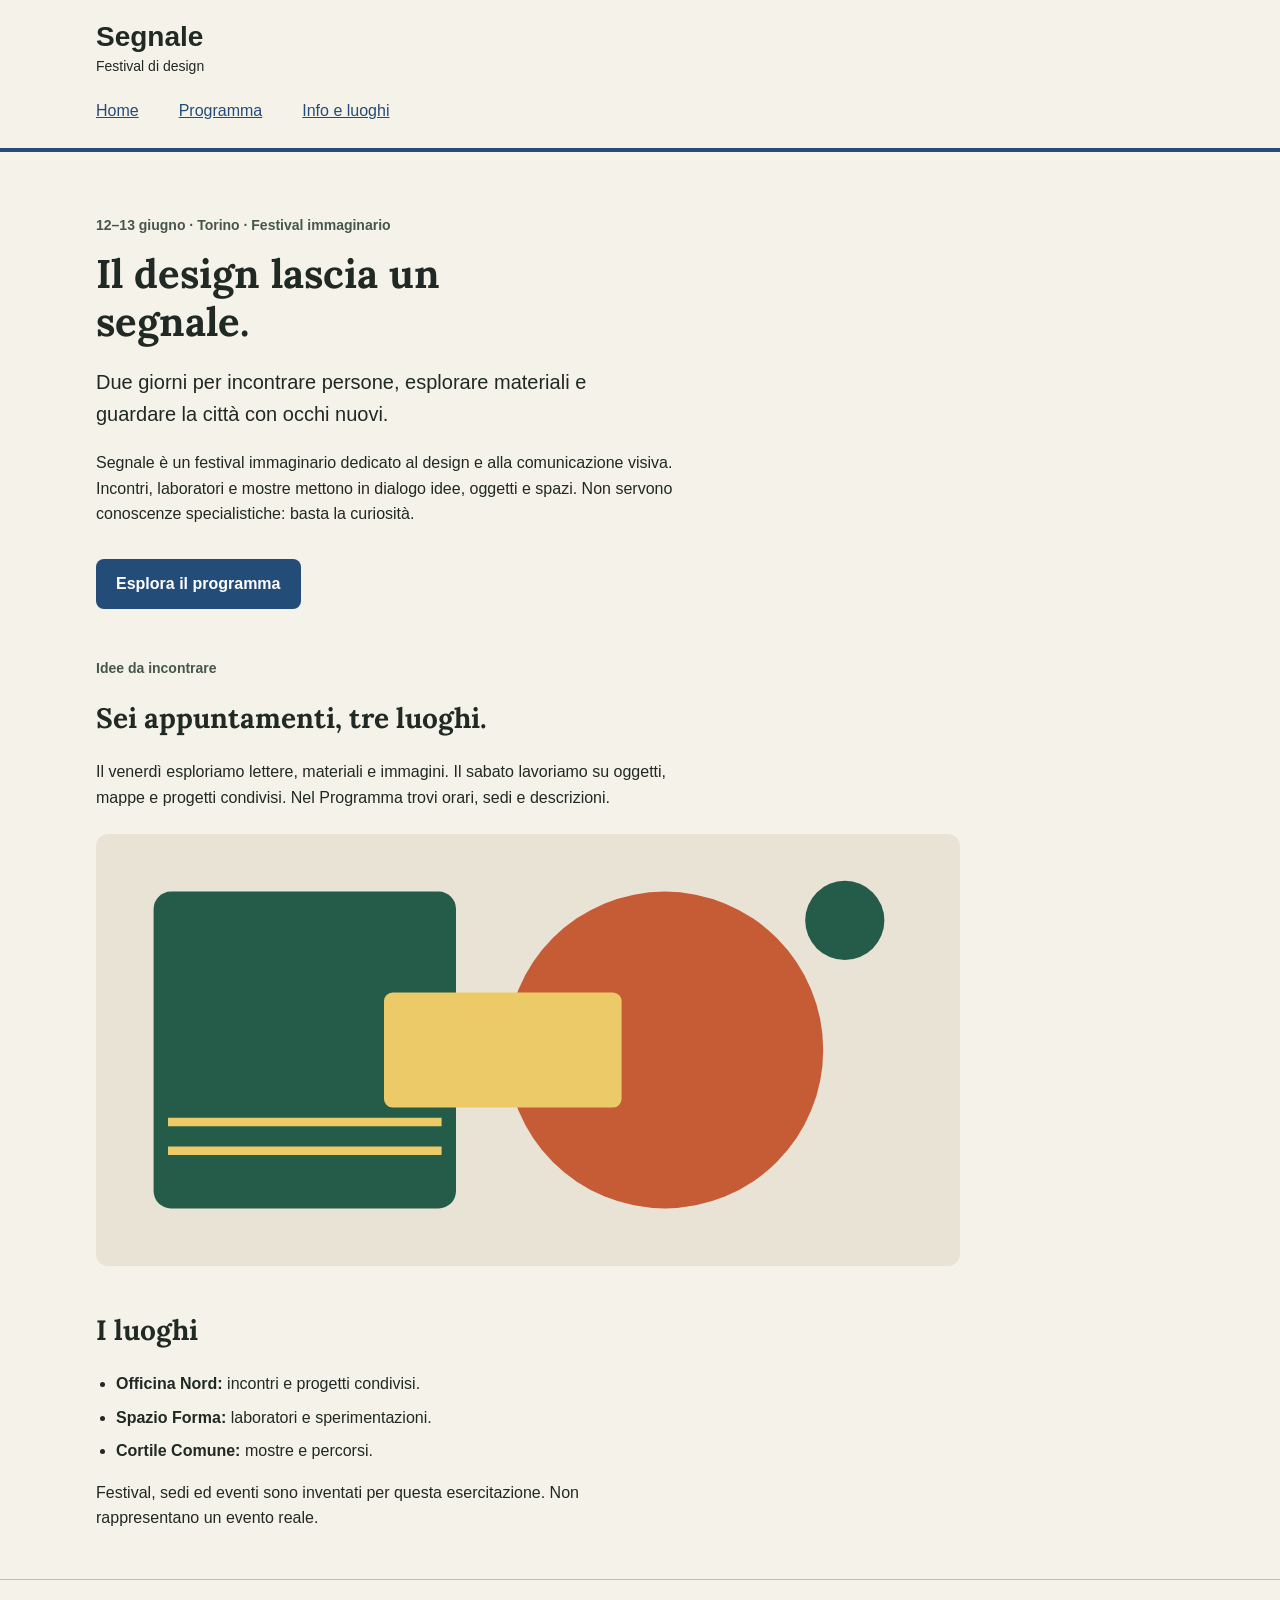
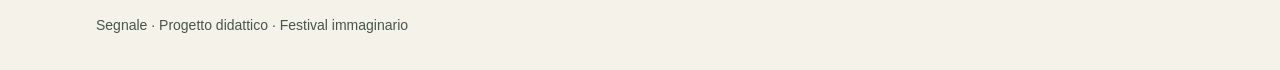
<file: index.html>
<!doctype html>
<html lang="it">
<head>
  <meta charset="utf-8">
  <meta name="viewport" content="width=device-width, initial-scale=1">
  <title>Segnale — Festival di design</title>
  <link href="https://fonts.googleapis.com/css2?family=Lora:ital,wght@0,400..700;1,400..700&display=swap" rel="stylesheet">
  <link rel="stylesheet" href="style.css">
</head>
<body>
  <a class="skip-link" href="#contenuto">Vai al contenuto</a>
  <header class="site-header">
    <div class="container">
      <a class="brand" href="index.html">Segnale<span>Festival di design</span></a>
      <nav aria-label="Navigazione principale">
  <a href="index.html" aria-current="page">Home</a>
  <a href="programma.html">Programma</a>
  <a href="info.html">Info e luoghi</a>
</nav>
    </div>
  </header>

  <main id="contenuto" class="container">
    <section class="intro">
      <p class="eyebrow">12–13 giugno · Torino · Festival immaginario</p>
      <h1 id="titolo-home">Il design lascia un segnale.</h1>
      <p class="lead">Due giorni per incontrare persone, esplorare materiali e guardare la città con occhi nuovi.</p>
      <p class="reading-text">Segnale è un festival immaginario dedicato al design e alla comunicazione visiva. Incontri, laboratori e mostre mettono in dialogo idee, oggetti e spazi. Non servono conoscenze specialistiche: basta la curiosità.</p>
      <a class="button-link" href="programma.html">Esplora il programma</a>
    </section>

    <section class="content-section">
      <p class="eyebrow">Idee da incontrare</p>
      <h2 id="titolo-festival">Sei appuntamenti, tre luoghi.</h2>
      <p class="reading-text">Il venerdì esploriamo lettere, materiali e immagini. Il sabato lavoriamo su oggetti, mappe e progetti condivisi. Nel Programma trovi orari, sedi e descrizioni.</p>
      <img class="festival-image" src="assets/festival.svg" alt="Composizione geometrica di cerchi e rettangoli nei colori del festival" width="1200" height="600">
    </section>

    <section class="content-section">
      <h2 id="titolo-luoghi">I luoghi</h2>
      <ul class="venues">
        <li><strong>Officina Nord:</strong> incontri e progetti condivisi.</li>
        <li><strong>Spazio Forma:</strong> laboratori e sperimentazioni.</li>
        <li><strong>Cortile Comune:</strong> mostre e percorsi.</li>
      </ul>
      <p class="reading-text">Festival, sedi ed eventi sono inventati per questa esercitazione. Non rappresentano un evento reale.</p>
    </section>
  </main>

  <footer class="site-footer"><div class="container"><p>Segnale · Progetto didattico · Festival immaginario</p></div></footer>
</body>
</html>
</file>
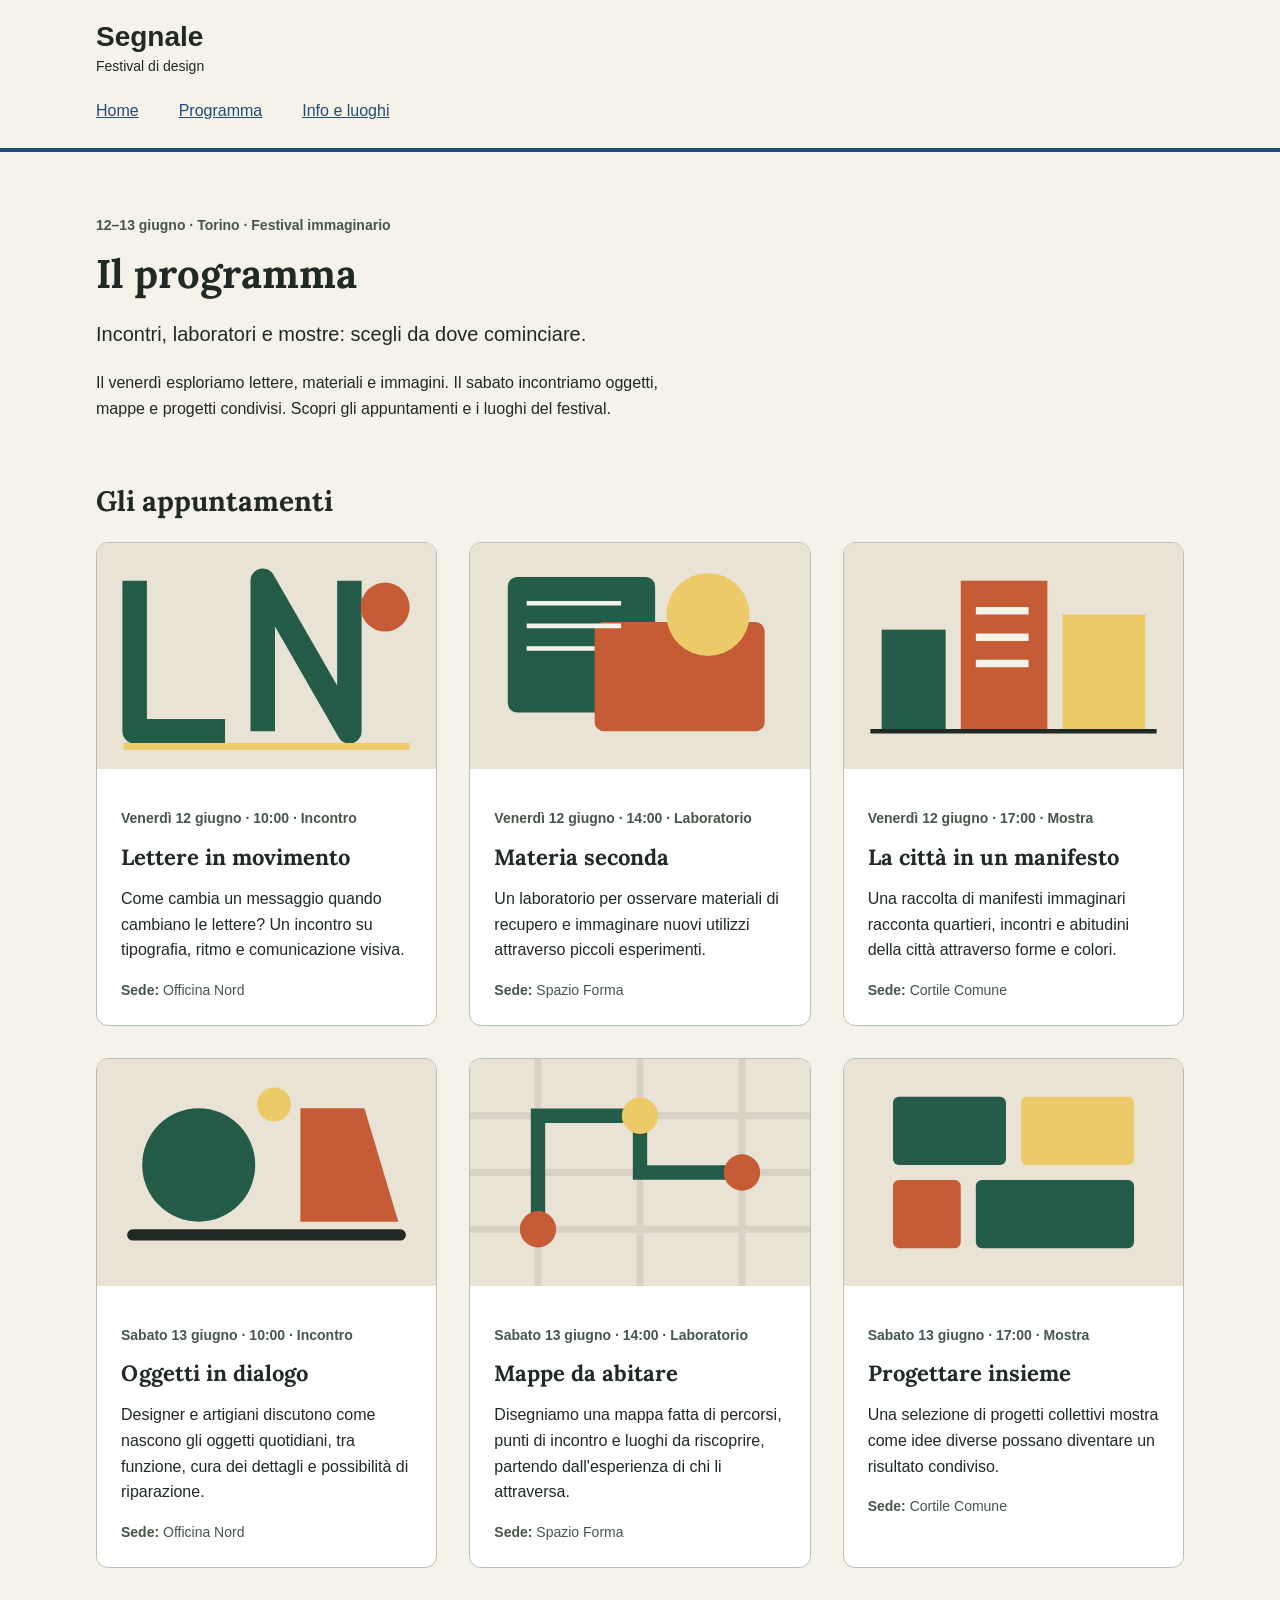
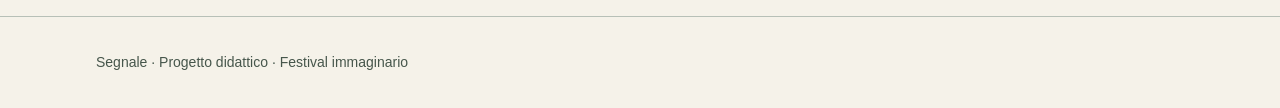
<file: programma.html>
<!doctype html>
<html lang="it">
<head>
  <meta charset="utf-8">
  <meta name="viewport" content="width=device-width, initial-scale=1">
  <title>Programma — Segnale</title>
  <link href="https://fonts.googleapis.com/css2?family=Lora:ital,wght@0,400..700;1,400..700&display=swap" rel="stylesheet">
  <link rel="stylesheet" href="style.css">
</head>
<body>
  <a class="skip-link" href="#contenuto">Vai al contenuto</a>
  <header class="site-header">
    <div class="container">
      <a class="brand" href="index.html">Segnale<span>Festival di design</span></a>
     <nav aria-label="Navigazione principale">
  <a href="index.html">Home</a>
  <a href="programma.html" aria-current="page">Programma</a>
  <a href="info.html">Info e luoghi</a>
</nav>
    </div>
  </header>

  <main id="contenuto" class="container">
    <section class="intro">
      <p class="eyebrow">12–13 giugno · Torino · Festival immaginario</p>
      <h1 id="titolo-programma">Il programma</h1>
      <p class="lead">Incontri, laboratori e mostre: scegli da dove cominciare.</p>
      <p class="reading-text">Il venerdì esploriamo lettere, materiali e immagini. Il sabato incontriamo oggetti, mappe e progetti condivisi. Scopri gli appuntamenti e i luoghi del festival.</p>
    </section>

    <section class="content-section">
      <h2 id="titolo-eventi">Gli appuntamenti</h2>
      <div class="event-grid">
        <article class="event-card">
          <img src="assets/lettere-in-movimento.svg" alt="Lettere geometriche disposte su una griglia" width="900" height="600">
          <div class="event-body">
            <p class="event-meta">Venerdì 12 giugno · 10:00 · Incontro</p>
            <h3>Lettere in movimento</h3>
            <p>Come cambia un messaggio quando cambiano le lettere? Un incontro su tipografia, ritmo e comunicazione visiva.</p>
            <p class="event-place"><strong>Sede:</strong> Officina Nord</p>
          </div>
        </article>
        <article class="event-card">
          <img src="assets/materia-seconda.svg" alt="Forme sovrapposte che richiamano campioni di materiali" width="900" height="600">
          <div class="event-body">
            <p class="event-meta">Venerdì 12 giugno · 14:00 · Laboratorio</p>
            <h3>Materia seconda</h3>
            <p>Un laboratorio per osservare materiali di recupero e immaginare nuovi utilizzi attraverso piccoli esperimenti.</p>
            <p class="event-place"><strong>Sede:</strong> Spazio Forma</p>
          </div>
        </article>
        <article class="event-card">
          <img src="assets/citta-manifesto.svg" alt="Rettangoli colorati compongono una città astratta." width="900" height="600">
          <div class="event-body">
            <p class="event-meta">Venerdì 12 giugno · 17:00 · Mostra</p>
            <h3>La città in un manifesto</h3>
            <p>Una raccolta di manifesti immaginari racconta quartieri, incontri e abitudini della città attraverso forme e colori.</p>
            <p class="event-place"><strong>Sede:</strong> Cortile Comune</p>
          </div>
        </article>
        <article class="event-card">
          <img src="assets/oggetti-dialogo.svg" alt="Due forme geometriche si fronteggiano sopra una linea comune." width="900" height="600">
          <div class="event-body">
            <p class="event-meta">Sabato 13 giugno · 10:00 · Incontro</p>
            <h3>Oggetti in dialogo</h3>
            <p>Designer e artigiani discutono come nascono gli oggetti quotidiani, tra funzione, cura dei dettagli e possibilità di riparazione.</p>
            <p class="event-place"><strong>Sede:</strong> Officina Nord</p>
          </div>
        </article>
        <article class="event-card">
          <img src="assets/mappe-abitare.svg" alt="Un percorso collega tre punti su una mappa geometrica." width="900" height="600">
          <div class="event-body">
            <p class="event-meta">Sabato 13 giugno · 14:00 · Laboratorio</p>
            <h3>Mappe da abitare</h3>
            <p>Disegniamo una mappa fatta di percorsi, punti di incontro e luoghi da riscoprire, partendo dall'esperienza di chi li attraversa.</p>
            <p class="event-place"><strong>Sede:</strong> Spazio Forma</p>
          </div>
        </article>
        <article class="event-card">
          <img src="assets/progettare-insieme.svg" alt="Moduli di colori diversi si incastrano in una composizione comune." width="900" height="600">
          <div class="event-body">
            <p class="event-meta">Sabato 13 giugno · 17:00 · Mostra</p>
            <h3>Progettare insieme</h3>
            <p>Una selezione di progetti collettivi mostra come idee diverse possano diventare un risultato condiviso.</p>
            <p class="event-place"><strong>Sede:</strong> Cortile Comune</p>
          </div>
        </article>
      </div>
    </section>
  </main>

  <footer class="site-footer"><div class="container"><p>Segnale · Progetto didattico · Festival immaginario</p></div></footer>
</body>
</html>
</file>
<file: style.css>
/* Segnale: esempio completo della consegna su Home e Programma. */

/* Valori condivisi: le regole interessate li richiamano con var(). */
:root {
  --colore-primario: #234c78;
  --colore-primario-scuro: #163454;
  --colore-sfondo: #f5f2e9;
  --colore-testo: #202923;
  --font-testo: Arial, Helvetica, sans-serif;
  --font-titoli: "Lora", Georgia, "Times New Roman", serif;
}

* {
  box-sizing: border-box;
}

body {
  margin: 0;
  background: var(--colore-sfondo);
  color: var(--colore-testo);
  font-family: var(--font-testo);
  font-size: 1rem;
  line-height: 1.6;
}

a {
  color: var(--colore-primario);
}

a:hover {
  text-decoration: underline;
}

a:focus {
  outline: 3px solid var(--colore-testo);
}

.container {
  width: 92%;
  max-width: 68rem;
  margin: 0 auto;
}

.site-header {
  padding: 1.25rem 0;
  border-bottom: 4px solid var(--colore-primario);
  position: sticky;
  top: 0;
  z-index: 100;
  background-color: var(--colore-sfondo);
}

.brand {
  display: inline-block;
  color: var(--colore-testo);
  font-size: 1.75rem;
  font-weight: bold;
  line-height: 1.2;
  text-decoration: none;
}

.brand span {
  display: block;
  margin-top: 0.25rem;
  font-size: 0.875rem;
  font-weight: normal;
}

nav {
  margin-top: 1rem;
}

nav a {
  display: inline-block;
  margin-right: 1rem;
  padding: 0.25rem 0;
}


.intro {
  padding: 3rem 0 1rem;
}

.eyebrow,
.event-meta {
  color: #46564b;
  font-size: 0.875rem;
  font-weight: bold;
}

h1,
h2,
h3 {
  font-family: var(--font-titoli);
  line-height: 1.2;
}

h1 {
  max-width: 18ch;
  margin: 0.75rem 0 1.25rem;
  font-size: 2.5rem;
}

h2 {
  font-size: 1.75rem;
}

h3 {
  margin: 0.5rem 0 0.75rem;
  font-size: 1.375rem;
}

.lead {
  max-width: 48ch;
  font-size: 1.25rem;
}

.reading-text {
  max-width: 65ch;
}

.button-link {
  display: inline-block;
  margin-top: 1rem;
  padding: 0.75rem 1.25rem;
  border-radius: 0.5rem;
  background: var(--colore-primario);
  color: #ffffff;
  font-weight: bold;
  text-decoration: none;
}

.button-link:hover {
  background: var(--colore-primario-scuro);
}

.content-section {
  margin: 2rem 0 3rem;
}

.festival-image {
  display: block;
  width: 100%;
  max-width: 54rem;
  height: auto;
  margin-top: 1.5rem;
  border-radius: 0.75rem;
}

.venues {
  padding-left: 1.25rem;
}

.venues li {
  margin-bottom: 0.5rem;
}

/* Disposizione di base: una colonna. */
.event-grid {
  display: grid;
  grid-template-columns: 1fr;
  gap: 2rem;
}

.event-card {
  overflow: hidden;
  border: 1px solid #b7c0b7;
  border-radius: 0.75rem;
  background: #ffffff;
}

.event-card img {
  display: block;
  width: 100%;
  height: auto;
}

.event-body {
  padding: 1.5rem;
}

.event-place {
  margin-bottom: 0;
  color: #46564b;
  font-size: 0.875rem;
}

.site-footer {
  padding: 1.25rem 0;
  border-top: 1px solid #b7c0b7;
  color: #46564b;
  font-size: 0.875rem;
}

.skip-link {
  position: absolute;
  top: -6rem;
  left: 1rem;
  padding: 0.75rem 1rem;
  background: #ffffff;
  color: var(--colore-testo);
}

.skip-link:focus {
  top: 1rem;
}

/* Da 600 px: due colonne. */
@media (min-width: 600px) {
  .event-grid {
    grid-template-columns: repeat(2, 1fr);
  }
}

/* Da 1024 px: tre colonne. Questa regola segue quella da 600 px. */
@media (min-width: 1024px) {
  .event-grid {
    grid-template-columns: repeat(3, 1fr);
  }
}

/* Stile per le figure della galleria */
figure {
  margin: 0;
}

figure img {
  display: block;
  width: 100%;
  height: auto;
  border-radius: 0.75rem;
}

figcaption {
  margin-top: 0.75rem;
  font-size: 0.875rem;
  color: var(--colore-testo);
}
/* Stile per la mappa */
.map-container {
  margin-bottom: 0.75rem;
}

.map-container iframe {
  display: block;
  width: 100%;
  height: 450px;
  border: 1px solid #b7c0b7;
  border-radius: 0.75rem;
}

.map-link {
  font-size: 0.875rem;
  margin-bottom: 2rem;
}

/* Navigazione base a colonna (sotto i 600px) */
.site-header nav {
  display: flex;
  flex-direction: column;
  gap: 0.5rem;
}

/* Navigazione a riga (dai 600px in su) */
@media (min-width: 600px) {
  .site-header nav {
    flex-direction: row;
    gap: 1.5rem;
  }
}
</file>
